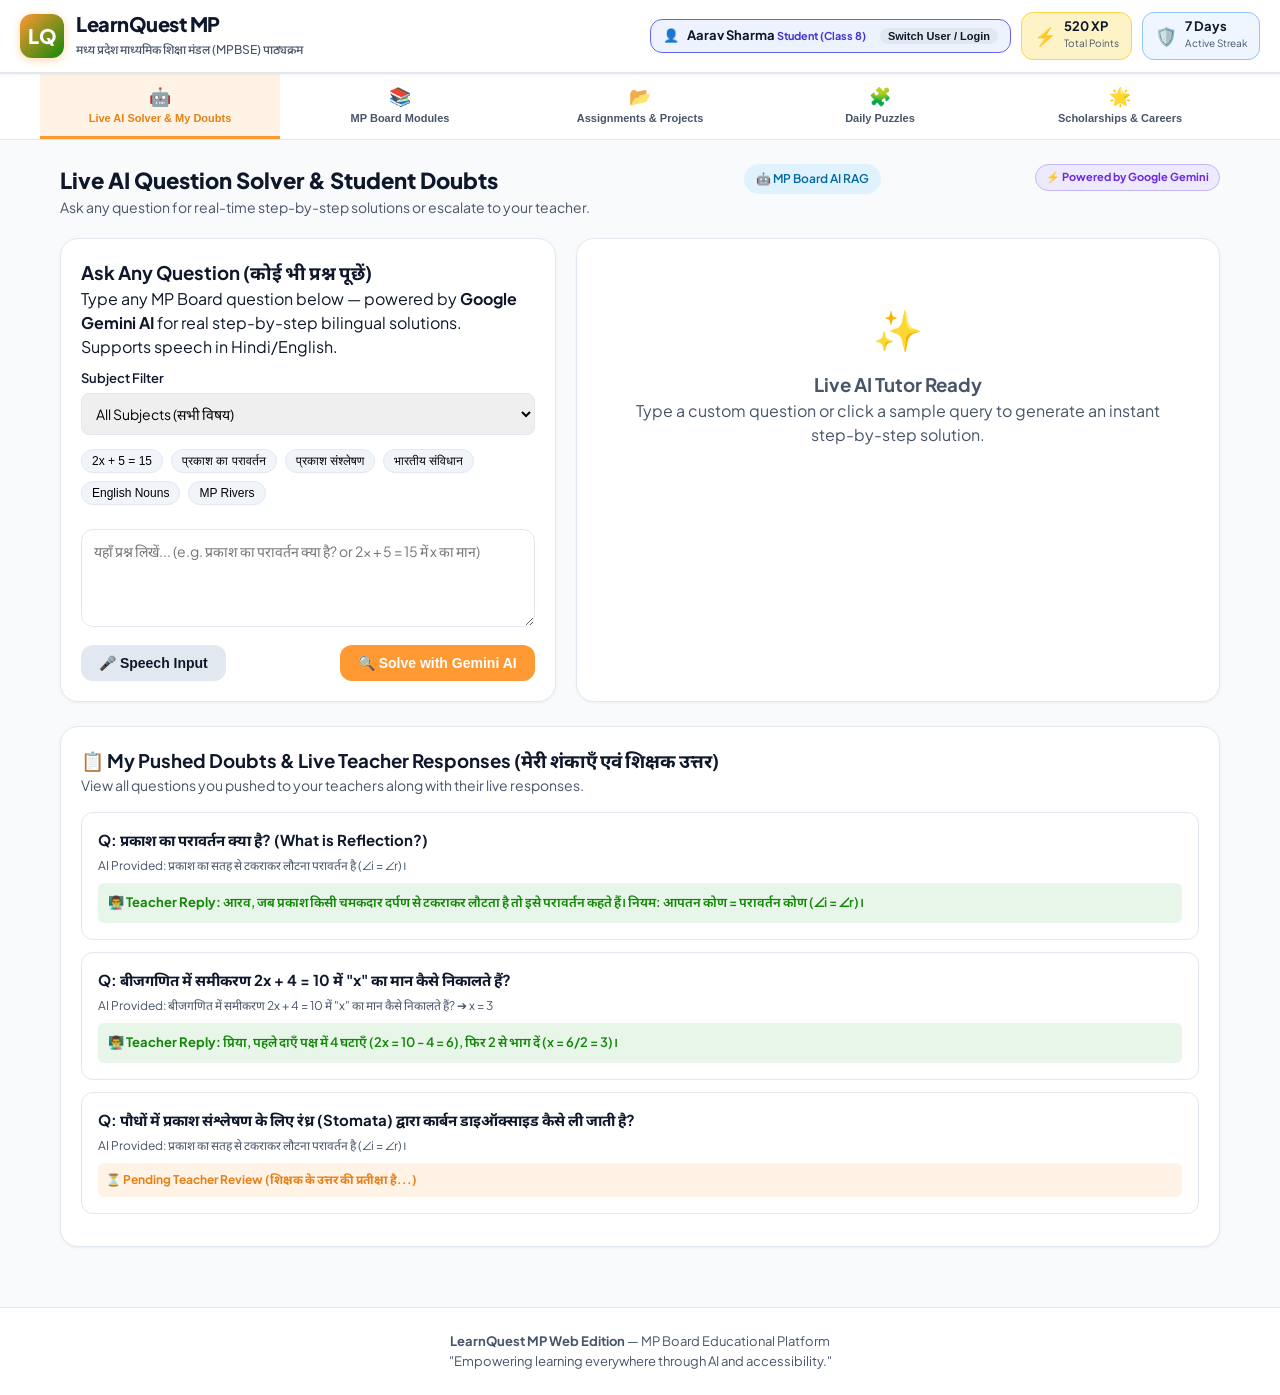
<file: web/index.html>
<!DOCTYPE html>
<html lang="hi">
<head>
    <meta charset="UTF-8">
    <meta name="viewport" content="width=device-width, initial-scale=1.0">
    <title>LearnQuest MP — MP Board Educational Platform</title>
    <link rel="stylesheet" href="styles.css">
    <link rel="preconnect" href="https://fonts.googleapis.com">
    <link rel="preconnect" href="https://fonts.gstatic.com" crossorigin>
    <link href="https://fonts.googleapis.com/css2?family=Plus+Jakarta+Sans:wght@400;500;600;700;800&family=Noto+Sans+Devanagari:wght@400;500;600;700&display=swap" rel="stylesheet">
</head>
<body>
    <!-- Top Status Header -->
    <header class="top-header">
        <div class="header-container">
            <div class="brand-section">
                <div class="logo-icon">LQ</div>
                <div class="brand-text">
                    <h1>LearnQuest MP</h1>
                    <span class="tagline" id="tagline-text">मध्य प्रदेश माध्यमिक शिक्षा मंडल (MPBSE) पाठ्यक्रम</span>
                </div>
            </div>

            <div class="status-widgets">
                <!-- User Login / Role Badge -->
                <div class="status-card auth-card" id="header-auth-badge" style="background: #EEF2FF; border-color: #6366F1;">
                    <span class="badge-icon">👤</span>
                    <div class="badge-text">
                        <strong id="auth-role-name">Aarav Sharma</strong>
                        <small id="auth-role-type" style="color: #4338CA; font-weight: 700;">Student Portal</small>
                    </div>
                    <button class="btn btn-sm btn-secondary" id="open-login-btn" style="margin-left: 6px; padding: 2px 8px; font-size: 11px;">Switch User / Login</button>
                </div>

                <!-- XP Stats (Student Only) -->
                <div class="status-card stat-card xp-card" id="header-xp-widget">
                    <span class="stat-icon">⚡</span>
                    <div class="stat-info">
                        <strong id="header-xp">520 XP</strong>
                        <small id="xp-label">Total Points</small>
                    </div>
                </div>

                <!-- Streak Shield (Student Only) -->
                <div class="status-card stat-card streak-card" id="header-streak-widget">
                    <span class="stat-icon">🛡️</span>
                    <div class="stat-info">
                        <strong id="header-streak">7 Days</strong>
                        <small id="streak-label">Active Streak</small>
                    </div>
                </div>
            </div>
        </div>
    </header>

    <!-- Main Navigation Bar -->
    <nav class="nav-bar">
        <div class="nav-container" id="nav-container-tabs">
            <!-- Navigation Items Rendered Dynamically -->
        </div>
    </nav>

    <!-- Main View Container -->
    <main class="app-main">
        <div class="container">

            <!-- TAB 1: LIVE AI QUESTION SOLVER + MY ESCALATED DOUBTS TRACKER -->
            <section id="tab-ai-solver" class="tab-content active">
                <div class="section-header">
                    <div>
                        <h2>Live AI Question Solver & Student Doubts</h2>
                        <p class="subtitle">Ask any question for real-time step-by-step solutions or escalate to your teacher.</p>
                    </div>
                    <span class="pill pill-rag">🤖 MP Board AI RAG</span>
                    <span class="pill" style="background: #EDE9FE; color: #6D28D9; border: 1px solid #C4B5FD; font-size: 11px; padding: 4px 10px; border-radius: 20px; font-weight: 700;">⚡ Powered by Google Gemini</span>
                </div>

                <div class="ai-solver-layout">
                    <div class="card ai-input-card">
                        <h3>Ask Any Question (कोई भी प्रश्न पूछें)</h3>
                        <p class="small-text">Type any MP Board question below — powered by <strong>Google Gemini AI</strong> for real step-by-step bilingual solutions. Supports speech in Hindi/English.</p>

                        <!-- Subject selector -->
                        <div class="form-group" style="margin-top: 10px;">
                            <label>Subject Filter</label>
                            <select id="ai-subject-select">
                                <option value="All">All Subjects (सभी विषय)</option>
                                <option value="Science">Science (विज्ञान)</option>
                                <option value="Mathematics">Mathematics (गणित)</option>
                                <option value="Social Science">Social Science (सामाजिक विज्ञान)</option>
                                <option value="Hindi">Hindi (हिन्दी)</option>
                                <option value="English">English (अंग्रेज़ी)</option>
                                <option value="EVS">EVS (पर्यावरण)</option>
                                <option value="Sanskrit">Sanskrit (संस्कृत)</option>
                                <option value="Computer Science">Computer Science (कंप्यूटर)</option>
                            </select>
                        </div>

                        <div class="sample-pills" id="sample-query-chips">
                            <button class="sample-btn" data-q="2x + 5 = 15 में x का मान बताइए।">2x + 5 = 15</button>
                            <button class="sample-btn" data-q="प्रकाश के परावर्तन के दो मुख्य नियम क्या हैं?">प्रकाश का परावर्तन</button>
                            <button class="sample-btn" data-q="पौधों में प्रकाश संश्लेषण (Photosynthesis) प्रक्रिया समझाइए।">प्रकाश संश्लेषण</button>
                            <button class="sample-btn" data-q="भारत का संविधान कब लागू हुआ था?">भारतीय संविधान</button>
                            <button class="sample-btn" data-q="What are the main rules of Noun and Pronoun in English?">English Nouns</button>
                            <button class="sample-btn" data-q="मध्य प्रदेश की प्रमुख नदियाँ कौन सी हैं?">MP Rivers</button>
                        </div>

                        <div class="input-group">
                            <textarea id="ai-question-input" placeholder="यहाँ प्रश्न लिखें... (e.g. प्रकाश का परावर्तन क्या है? or 2x + 5 = 15 में x का मान)" rows="4"></textarea>
                        </div>

                        <div class="doubt-controls">
                            <button class="btn btn-secondary" id="ai-voice-btn">
                                🎤 Speech Input
                            </button>
                            <button class="btn btn-primary" id="ai-solve-btn">
                                🔍 Solve with Gemini AI
                            </button>
                        </div>
                    </div>

                    <div class="card ai-output-card" id="ai-output-box">
                        <div class="ai-empty-state" id="ai-empty-state">
                            <div class="ai-icon">✨</div>
                            <h3>Live AI Tutor Ready</h3>
                            <p>Type a custom question or click a sample query to generate an instant step-by-step solution.</p>
                        </div>

                        <div id="ai-solution-content" class="hidden">
                            <div class="solution-header">
                                <span class="pill pill-rag" id="ai-source-tag">MP Board Grounded</span>
                                <span class="status-badge-inline resolved" id="ai-mode-tag">AI RAG Solution</span>
                            </div>
                            <h3 id="solution-title" class="solution-q">---</h3>
                            <div class="solution-body" id="solution-steps">
                                <!-- Steps rendered here -->
                            </div>
                            
                            <div class="solution-footer" style="display: flex; justify-content: space-between; align-items: center; flex-wrap: wrap; gap: 10px;">
                                <div style="display: flex; gap: 8px;">
                                    <button class="btn btn-secondary" id="ai-tts-btn">🔊 Listen Audio (TTS)</button>
                                </div>
                                <button class="btn btn-secondary escalate-ai-btn" id="ai-escalate-btn" style="color: var(--weak-red); border-color: var(--weak-red); font-weight: 700;">
                                    ❓ Still Confused? Push to Teacher ➔
                                </button>
                            </div>
                            <div id="escalation-status-msg" style="margin-top: 10px; text-align: right; font-size: 13px; font-weight: 700; color: var(--forest-green);" class="hidden">
                                ✓ Pushed to Teacher Portal! Track reply in the section below.
                            </div>
                        </div>
                    </div>
                </div>

                <!-- STUDENT DOUBTS TRACKER SECTION -->
                <div class="card student-doubts-tracker-card" style="margin-top: 24px;">
                    <h3>📋 My Pushed Doubts & Live Teacher Responses (मेरी शंकाएँ एवं शिक्षक उत्तर)</h3>
                    <p class="subtitle" style="margin-bottom: 16px;">View all questions you pushed to your teachers along with their live responses.</p>
                    
                    <div id="student-pushed-doubts-list">
                        <!-- Dynamic Student Doubts & Answers -->
                    </div>
                </div>
            </section>

            <!-- TAB 2: MP BOARD CURRICULUM MODULES (WITH TIMESTAMPS) -->
            <section id="tab-home" class="tab-content">
                <div class="section-header">
                    <div>
                        <h2>MP Board Curriculum Modules (माध्यमिक शिक्षा मंडल)</h2>
                        <p class="subtitle">Select Grade (Class 6 - 10) and Subject to fetch official MP Board study materials with timestamp tracking.</p>
                    </div>

                    <!-- Grade & Subject Selectors -->
                    <div style="display: flex; gap: 12px; flex-wrap: wrap; align-items: center;">
                        <div class="form-group" style="margin: 0; min-width: 140px;">
                            <label style="font-size: 11px; margin-bottom: 2px;">Class / Grade</label>
                            <select id="module-grade-select" style="padding: 6px 10px;">
                                <option value="Class 6">Class 6 (कक्षा 6)</option>
                                <option value="Class 7">Class 7 (कक्षा 7)</option>
                                <option value="Class 8" selected>Class 8 (कक्षा 8)</option>
                                <option value="Class 9">Class 9 (कक्षा 9)</option>
                                <option value="Class 10">Class 10 (कक्षा 10)</option>
                            </select>
                        </div>
                        <div class="form-group" style="margin: 0; min-width: 150px;">
                            <label style="font-size: 11px; margin-bottom: 2px;">Subject Filter</label>
                            <select id="module-subject-select" style="padding: 6px 10px;">
                                <option value="All">All Subjects (सभी विषय)</option>
                                <option value="Science">Science (विज्ञान)</option>
                                <option value="Mathematics">Mathematics (गणित)</option>
                                <option value="Social Science">Social Science (सामाजिक विज्ञान)</option>
                                <option value="Hindi">Hindi (हिन्दी)</option>
                                <option value="English">English (अंग्रेज़ी)</option>
                                <option value="EVS">EVS (पर्यावरण)</option>
                                <option value="Sanskrit">Sanskrit (संस्कृत)</option>
                                <option value="Computer Science">Computer Science (कंप्यूटर)</option>
                            </select>
                        </div>
                    </div>
                </div>

                <div class="grid grid-3" id="levels-grid">
                    <!-- Dynamic Level Cards -->
                </div>

                <!-- Lesson Viewer Modal -->
                <div id="lesson-modal" class="modal hidden">
                    <div class="modal-content">
                        <button class="close-modal" id="close-modal">&times;</button>
                        <div id="lesson-modal-body">
                            <!-- Dynamic Content -->
                        </div>
                    </div>
                </div>
            </section>

            <!-- TAB 3: STUDENT ASSIGNMENTS & PROJECTS SECTION -->
            <section id="tab-assignments" class="tab-content">
                <div class="section-header">
                    <div>
                        <h2>Class Assignments & Projects (गृहकार्य एवं प्रोजेक्ट)</h2>
                        <p class="subtitle">Complete quizzes, answer open questions, or work on hands-on science/math projects assigned by your teachers.</p>
                    </div>

                    <!-- Grade & Subject Selectors for Assignments -->
                    <div style="display: flex; gap: 12px; flex-wrap: wrap; align-items: center;">
                        <div class="form-group" style="margin: 0; min-width: 140px;">
                            <label style="font-size: 11px; margin-bottom: 2px;">Class / Grade</label>
                            <select id="assign-grade-select" style="padding: 6px 10px;">
                                <option value="Class 6">Class 6 (कक्षा 6)</option>
                                <option value="Class 7">Class 7 (कक्षा 7)</option>
                                <option value="Class 8" selected>Class 8 (कक्षा 8)</option>
                                <option value="Class 9">Class 9 (कक्षा 9)</option>
                                <option value="Class 10">Class 10 (कक्षा 10)</option>
                            </select>
                        </div>
                        <div class="form-group" style="margin: 0; min-width: 150px;">
                            <label style="font-size: 11px; margin-bottom: 2px;">Subject Filter</label>
                            <select id="assign-subject-select" style="padding: 6px 10px;">
                                <option value="All">All Subjects (सभी विषय)</option>
                                <option value="Science">Science (विज्ञान)</option>
                                <option value="Mathematics">Mathematics (गणित)</option>
                                <option value="Social Science">Social Science (सामाजिक विज्ञान)</option>
                                <option value="Hindi">Hindi (हिन्दी)</option>
                                <option value="English">English (अंग्रेज़ी)</option>
                            </select>
                        </div>
                    </div>
                </div>

                <div id="student-assignments-list">
                    <!-- Dynamic Assignments Rendered Here -->
                </div>
            </section>

            <!-- TAB 4: RANDOM GENERATED PUZZLES / BRAIN TEASERS -->
            <section id="tab-puzzle" class="tab-content">
                <div class="section-header">
                    <div>
                        <h2>🎲 Random Generated Puzzles & Brain Teasers</h2>
                        <p class="subtitle">Solve randomly generated mini-puzzles across science, logic, and math to earn XP and protect your streak!</p>
                    </div>
                    <button class="btn btn-primary btn-sm" id="generate-new-puzzle-btn">🔀 Generate Random Puzzle</button>
                </div>

                <div class="card puzzle-card">
                    <div class="puzzle-header">
                        <span class="pill pill-streak">🛡️ Daily Streak Active</span>
                        <span class="puzzle-date" id="puzzle-subject-tag">Random Challenge — Science & Math</span>
                    </div>
                    <h3 class="puzzle-question" id="puzzle-q-title">यदि एक पौधा 24 घंटे में 100ml जल अवशोषित करता है, तो 5 पौधों को 3 दिन में कितना जल चाहिए?</h3>
                    <div class="puzzle-options" id="puzzle-options">
                        <!-- Dynamic Puzzle Options -->
                    </div>
                    <div id="puzzle-feedback" class="puzzle-feedback hidden"></div>
                </div>
            </section>

            <!-- TAB 5: TEACHER PORTAL & STUDIO -->
            <section id="tab-teacher" class="tab-content">
                <div class="section-header">
                    <div>
                        <h2>Teacher & Mentor Management Dashboard</h2>
                        <p class="subtitle">Monitor student progress, review doubt escalations, publish assignments/projects, and use Teacher AI Assistant to auto-generate modules.</p>
                    </div>
                    <span class="pill pill-teacher">👨‍🏫 Verified MP Teacher Portal</span>
                </div>

                <!-- Teacher Creation Studio Navigation Tabs -->
                <div class="sub-tabs" style="margin-bottom: 20px; flex-wrap: wrap;">
                    <button class="sub-tab-btn active" id="btn-t-inbox">📥 Student Doubts Inbox</button>
                    <button class="sub-tab-btn" id="btn-t-analytics">📊 Student Performance Analytics</button>
                    <button class="sub-tab-btn" id="btn-t-grading">📝 Grade Student Assignments</button>
                    <button class="sub-tab-btn" id="btn-t-teacher-ai">🤖 Teacher AI Helper (Auto Notes)</button>
                    <button class="sub-tab-btn" id="btn-t-create-module">🛠️ Create Study Module</button>
                    <button class="sub-tab-btn" id="btn-t-create-assignment">📂 Publish Assignment / Quiz</button>
                    <button class="sub-tab-btn" id="btn-t-manage-assignments">🗑️ Manage & Delete Assignments</button>
                    <button class="sub-tab-btn" id="btn-t-manage-modules">🗑️ Manage & Delete Modules</button>
                </div>

                <!-- SECTION 1: INBOX -->
                <div id="teacher-sec-inbox">
                    <div class="teacher-stats-row grid grid-4">
                        <div class="card stat-widget">
                            <strong id="teacher-enrolled-students-count">28</strong>
                            <span>Total Enrolled Students</span>
                            <small style="color: var(--text-secondary); font-size: 11px;">Active across Class 6-10</small>
                        </div>
                        <div class="card stat-widget alert-widget">
                            <strong id="escalated-count-stat">1</strong>
                            <span>Pending Escalated Doubts</span>
                            <small style="color: var(--weak-red); font-size: 11px;">Requires Teacher Action</small>
                        </div>
                        <div class="card stat-widget">
                            <strong id="resolved-doubts-stat">2</strong>
                            <span>Resolved Inquiries</span>
                            <small style="color: var(--forest-green); font-size: 11px;">Teacher Responses Sent</small>
                        </div>
                        <div class="card stat-widget">
                            <strong id="class-avg-mastery-stat">84%</strong>
                            <span>Class Average Mastery</span>
                            <small style="color: var(--forest-green); font-size: 11px;">Based on Quizzes & Tasks</small>
                        </div>
                    </div>

                    <div class="card teacher-inbox-card">
                        <div style="display: flex; justify-content: space-between; align-items: center; flex-wrap: wrap; gap: 12px; margin-bottom: 16px;">
                            <div>
                                <h3 style="margin-bottom: 4px;">📥 Escalated Student Doubts Inbox</h3>
                                <p class="subtitle">Review student questions escalated from the AI Solver and provide verified teacher guidance.</p>
                            </div>
                            <div class="inbox-filter-pills" style="display: flex; gap: 8px; flex-wrap: wrap;">
                                <button class="filter-pill active" id="inbox-filter-all-btn">All Inquiries (<span id="inbox-count-all">0</span>)</button>
                                <button class="filter-pill" id="inbox-filter-pending-btn">⏳ Pending Review (<span id="inbox-count-pending">0</span>)</button>
                                <button class="filter-pill" id="inbox-filter-resolved-btn">✓ Resolved (<span id="inbox-count-resolved">0</span>)</button>
                            </div>
                        </div>

                        <div style="display: flex; gap: 12px; margin-bottom: 16px; flex-wrap: wrap;">
                            <input type="text" id="inbox-search-input" placeholder="🔍 Search doubts by student name or topic..." style="flex: 1; min-width: 220px; padding: 8px 12px; border: 1px solid var(--border-color); border-radius: var(--radius-sm); font-size: 13px;">
                            <select id="inbox-grade-filter" style="padding: 8px 12px; border: 1px solid var(--border-color); border-radius: var(--radius-sm); font-size: 13px; min-width: 140px;">
                                <option value="All">All Grades (कक्षा)</option>
                                <option value="Class 6">Class 6</option>
                                <option value="Class 7">Class 7</option>
                                <option value="Class 8">Class 8</option>
                                <option value="Class 9">Class 9</option>
                                <option value="Class 10">Class 10</option>
                            </select>
                        </div>

                        <div id="teacher-doubt-items">
                            <!-- Dynamic Escalated Doubts -->
                        </div>
                    </div>
                </div>

                <!-- SECTION 2: DETAILED STUDENT PERFORMANCE ANALYTICS -->
                <div id="teacher-sec-analytics" class="hidden">
                    <!-- KPI Row -->
                    <div class="teacher-stats-row grid grid-4" style="margin-bottom: 20px;">
                        <div class="card stat-widget">
                            <strong id="analytics-class-avg-score">78.4%</strong>
                            <span>Class Average Quiz Score</span>
                            <small style="color: var(--forest-green); font-size: 11px;">▲ +4.2% this week</small>
                        </div>
                        <div class="card stat-widget">
                            <strong id="analytics-total-quizzes">142</strong>
                            <span>Total Quizzes Attempted</span>
                            <small style="color: var(--text-secondary); font-size: 11px;">Across 28 active students</small>
                        </div>
                        <div class="card stat-widget">
                            <strong id="analytics-assignments-graded-rate">88%</strong>
                            <span>Assignment Submission Rate</span>
                            <small style="color: var(--forest-green); font-size: 11px;">High participation</small>
                        </div>
                        <div class="card stat-widget alert-widget">
                            <strong id="analytics-at-risk-count">3</strong>
                            <span>Students Needing Support</span>
                            <small style="color: var(--weak-red); font-size: 11px;">Score &lt; 60% in Math/Science</small>
                        </div>
                    </div>

                    <!-- Filter Bar for Analytics -->
                    <div class="card" style="margin-bottom: 20px; padding: 14px 20px;">
                        <div style="display: flex; justify-content: space-between; align-items: center; flex-wrap: wrap; gap: 12px;">
                            <div style="font-weight: 700; font-size: 14px; color: var(--text-primary);">
                                🎯 Filter Analytics by Class & Subject:
                            </div>
                            <div style="display: flex; gap: 12px; flex-wrap: wrap;">
                                <select id="analytics-grade-filter" style="padding: 6px 12px; border: 1px solid var(--border-color); border-radius: var(--radius-sm); font-size: 13px;">
                                    <option value="All">All Grades (कक्षा 6 - 10)</option>
                                    <option value="Class 6">Class 6 (कक्षा 6)</option>
                                    <option value="Class 7">Class 7 (कक्षा 7)</option>
                                    <option value="Class 8" selected>Class 8 (कक्षा 8)</option>
                                    <option value="Class 9">Class 9 (कक्षा 9)</option>
                                    <option value="Class 10">Class 10 (कक्षा 10)</option>
                                </select>
                                <select id="analytics-subject-filter" style="padding: 6px 12px; border: 1px solid var(--border-color); border-radius: var(--radius-sm); font-size: 13px;">
                                    <option value="All">All Subjects (सभी विषय)</option>
                                    <option value="Science">Science (विज्ञान)</option>
                                    <option value="Mathematics">Mathematics (गणित)</option>
                                    <option value="Social Science">Social Science (सामाजिक विज्ञान)</option>
                                    <option value="Hindi">Hindi (हिन्दी)</option>
                                    <option value="English">English (अंग्रेज़ी)</option>
                                </select>
                            </div>
                        </div>
                    </div>

                    <!-- 2A: STUDENT ROSTER PERFORMANCE TABLE -->
                    <div class="card" style="margin-bottom: 20px;">
                        <div style="display: flex; justify-content: space-between; align-items: center; margin-bottom: 14px; flex-wrap: wrap; gap: 8px;">
                            <div>
                                <h3 style="margin-bottom: 2px;">📋 Enrolled Students Performance Roster</h3>
                                <p class="subtitle">Individual performance metrics, quiz averages, assignment scores, and mastery diagnosis.</p>
                            </div>
                            <input type="text" id="roster-search-input" placeholder="🔍 Search student name..." style="padding: 6px 12px; border: 1px solid var(--border-color); border-radius: var(--radius-sm); font-size: 13px;">
                        </div>
                        <div style="overflow-x: auto;">
                            <table class="roster-table" style="width: 100%; border-collapse: collapse; font-size: 13px;">
                                <thead>
                                    <tr style="background: #F8FAFC; border-bottom: 2px solid var(--border-color); text-align: left;">
                                        <th style="padding: 10px 14px;">Student Name</th>
                                        <th style="padding: 10px 14px;">Class</th>
                                        <th style="padding: 10px 14px;">School / District</th>
                                        <th style="padding: 10px 14px;">Quizzes Taken</th>
                                        <th style="padding: 10px 14px;">Quiz Avg %</th>
                                        <th style="padding: 10px 14px;">Assignments</th>
                                        <th style="padding: 10px 14px;">Mastery Status</th>
                                        <th style="padding: 10px 14px; text-align: center;">Action</th>
                                    </tr>
                                </thead>
                                <tbody id="teacher-analytics-roster-container">
                                    <!-- Dynamic Student Rows -->
                                </tbody>
                            </table>
                        </div>
                    </div>

                    <!-- 2B: SUBJECT-WISE MASTERY & LEARNING GAPS -->
                    <div class="grid grid-2" style="margin-bottom: 20px;">
                        <div class="card">
                            <h3 style="margin-bottom: 4px;">📈 Subject Mastery Distribution</h3>
                            <p class="subtitle" style="margin-bottom: 16px;">Curriculum mastery progress across MP Board core subjects.</p>
                            <div id="analytics-subject-bars" style="display: flex; flex-direction: column; gap: 14px;">
                                <!-- Dynamic Subject Progress Bars -->
                            </div>
                        </div>

                        <div class="card" style="border-left: 4px solid var(--primary-saffron);">
                            <h3 style="margin-bottom: 4px;">⚠️ Concept Learning Gaps & Remediation</h3>
                            <p class="subtitle" style="margin-bottom: 14px;">Topics with student error rate &gt; 35% requiring classroom reinforcement.</p>
                            <div id="analytics-weak-topics-list" style="display: flex; flex-direction: column; gap: 10px;">
                                <!-- Dynamic Learning Gap Items -->
                            </div>
                        </div>
                    </div>

                    <!-- 2C: QUESTION RESPONSES & OPTION BREAKDOWN -->
                    <div class="card">
                        <div style="display: flex; justify-content: space-between; align-items: center; margin-bottom: 12px; flex-wrap: wrap; gap: 8px;">
                            <div>
                                <h3 style="margin-bottom: 2px;">📊 Question Responses & Option Breakdown %</h3>
                                <p class="subtitle">Diagnostic breakdown of student answer choices, correctness rates, and distractor selections.</p>
                            </div>
                            <span class="pill pill-teacher" style="font-size: 11px;">⚡ Live Updated from Student Quizzes</span>
                        </div>
                        <div id="teacher-analytics-breakdown-container">
                            <!-- Dynamic Analytics Breakdown -->
                        </div>
                    </div>
                </div>

                <!-- SECTION 3: TEACHER GRADING SYSTEM FOR ASSIGNMENTS -->
                <div id="teacher-sec-grading" class="hidden">
                    <!-- Grading KPI Stat Row -->
                    <div class="teacher-stats-row grid grid-4" style="margin-bottom: 20px;">
                        <div class="card stat-widget">
                            <strong id="grading-stat-total">3</strong>
                            <span>Total Submissions Received</span>
                            <small style="color: var(--text-secondary); font-size: 11px;">Homework &amp; Projects</small>
                        </div>
                        <div class="card stat-widget alert-widget">
                            <strong id="grading-stat-pending">2</strong>
                            <span>Awaiting Teacher Grading</span>
                            <small style="color: var(--weak-red); font-size: 11px;">Needs Evaluation</small>
                        </div>
                        <div class="card stat-widget">
                            <strong id="grading-stat-graded">1</strong>
                            <span>Evaluated &amp; Graded</span>
                            <small style="color: var(--forest-green); font-size: 11px;">Feedback sent to students</small>
                        </div>
                        <div class="card stat-widget">
                            <strong id="grading-stat-avg-score">8.5 / 10</strong>
                            <span>Average Score Awarded</span>
                            <small style="color: var(--forest-green); font-size: 11px;">Grade A Level</small>
                        </div>
                    </div>

                    <!-- Grading Filter & Control Card -->
                    <div class="card" style="margin-bottom: 20px; padding: 14px 20px;">
                        <div style="display: flex; justify-content: space-between; align-items: center; flex-wrap: wrap; gap: 12px;">
                            <div style="font-weight: 700; font-size: 14px; color: var(--text-primary);">
                                📝 Filter Submissions to Evaluate:
                            </div>
                            <div style="display: flex; gap: 10px; flex-wrap: wrap; align-items: center;">
                                <select id="grading-assignment-filter" style="padding: 6px 12px; border: 1px solid var(--border-color); border-radius: var(--radius-sm); font-size: 13px; max-width: 250px;">
                                    <option value="All">All Assignments &amp; Projects</option>
                                    <!-- Dynamic options populated from assignments -->
                                </select>
                                <select id="grading-status-filter" style="padding: 6px 12px; border: 1px solid var(--border-color); border-radius: var(--radius-sm); font-size: 13px;">
                                    <option value="All">All Statuses</option>
                                    <option value="PENDING" selected>⏳ Awaiting Grading (Pending)</option>
                                    <option value="GRADED">✓ Already Graded</option>
                                </select>
                                <select id="grading-class-filter" style="padding: 6px 12px; border: 1px solid var(--border-color); border-radius: var(--radius-sm); font-size: 13px;">
                                    <option value="All">All Classes</option>
                                    <option value="Class 6">Class 6</option>
                                    <option value="Class 7">Class 7</option>
                                    <option value="Class 8" selected>Class 8</option>
                                    <option value="Class 9">Class 9</option>
                                    <option value="Class 10">Class 10</option>
                                </select>
                            </div>
                        </div>
                    </div>

                    <!-- Submissions List for Grading -->
                    <div class="card">
                        <div style="display: flex; justify-content: space-between; align-items: center; margin-bottom: 16px; flex-wrap: wrap; gap: 8px;">
                            <div>
                                <h3 style="margin-bottom: 4px;">📋 Student Submissions &amp; Evaluation Desk</h3>
                                <p class="subtitle">Review student answers and project reports, assign marks and letter grades, and give personal feedback.</p>
                            </div>
                            <button type="button" class="btn btn-secondary btn-sm" id="grading-refresh-btn">🔄 Refresh Submissions</button>
                        </div>
                        <div id="teacher-grading-submissions-list">
                            <!-- Dynamic Submission Evaluation Cards -->
                        </div>
                    </div>
                </div>

                <!-- SECTION 3: TEACHER AI ASSISTANT & AUTO-MODULE GENERATOR -->
                <div id="teacher-sec-teacher-ai" class="hidden">
                    <div class="card">
                        <h3>🤖 Teacher AI Helper & Auto-Module Generator</h3>
                        <p class="subtitle" style="margin-bottom: 16px;">Enter any topic to let AI draft proper MP Board lesson notes that you can publish directly as a student module!</p>

                        <div class="grid grid-2">
                            <div class="form-group">
                                <label>Target Class / Grade</label>
                                <select id="tai-grade">
                                    <option value="Class 6">Class 6 (कक्षा 6)</option>
                                    <option value="Class 7">Class 7 (कक्षा 7)</option>
                                    <option value="Class 8" selected>Class 8 (कक्षा 8)</option>
                                    <option value="Class 9">Class 9 (कक्षा 9)</option>
                                    <option value="Class 10">Class 10 (कक्षा 10)</option>
                                </select>
                            </div>
                            <div class="form-group">
                                <label>Subject</label>
                                <select id="tai-subject">
                                    <option value="Science">Science (विज्ञान)</option>
                                    <option value="Mathematics">Mathematics (गणित)</option>
                                    <option value="Social Science">Social Science (सामाजिक विज्ञान)</option>
                                    <option value="Hindi">Hindi (हिन्दी)</option>
                                    <option value="English">English (अंग्रेज़ी)</option>
                                </select>
                            </div>
                        </div>

                        <div class="form-group">
                            <label>Topic / Chapter Prompt</label>
                            <input type="text" id="tai-prompt-input" placeholder="e.g. प्रकाश का अपवर्तन (Refraction of Light) or द्विघात समीकरण (Quadratic Equations)">
                        </div>

                        <button type="button" class="btn btn-primary" id="tai-generate-btn" style="margin-bottom: 20px;">✨ Generate with Gemini AI — Create Full MP Board Notes</button>

                        <div id="tai-generated-preview" class="card hidden" style="background: #FFF3E6; border: 1px solid var(--primary-saffron); padding: 16px;">
                            <h4 id="tai-preview-title" style="margin-bottom: 8px; color: var(--primary-saffron-dark);">Generated Preview</h4>
                            <div id="tai-preview-body" style="font-size: 14px; margin-bottom: 16px; white-space: pre-wrap;">
                                <!-- Preview Text -->
                            </div>
                            <button type="button" class="btn btn-success btn-block" id="tai-publish-btn">🚀 One-Click Publish as Student Module</button>
                        </div>
                    </div>
                </div>

                <!-- SECTION 4: CREATE STUDY MODULE / NOTES MANUALLY -->
                <div id="teacher-sec-create-module" class="hidden">
                    <div class="card">
                        <h3>🛠️ Create New MP Board Study Module / Notes</h3>
                        <p class="subtitle" style="margin-bottom: 16px;">Publish custom study notes & chapters directly to student dashboards.</p>

                        <form id="create-module-form">
                            <div class="grid grid-2">
                                <div class="form-group">
                                    <label>Target Class / Grade</label>
                                    <select id="tm-grade">
                                        <option value="Class 6">Class 6 (कक्षा 6)</option>
                                        <option value="Class 7">Class 7 (कक्षा 7)</option>
                                        <option value="Class 8" selected>Class 8 (कक्षा 8)</option>
                                        <option value="Class 9">Class 9 (कक्षा 9)</option>
                                        <option value="Class 10">Class 10 (कक्षा 10)</option>
                                    </select>
                                </div>
                                <div class="form-group">
                                    <label>Subject</label>
                                    <select id="tm-subject">
                                        <option value="Science">Science (विज्ञान)</option>
                                        <option value="Mathematics">Mathematics (गणित)</option>
                                        <option value="Social Science">Social Science (सामाजिक विज्ञान)</option>
                                        <option value="Hindi">Hindi (हिन्दी)</option>
                                        <option value="English">English (अंग्रेज़ी)</option>
                                        <option value="EVS">EVS (पर्यावरण)</option>
                                        <option value="Sanskrit">Sanskrit (संस्कृत)</option>
                                        <option value="Computer Science">Computer Science (कंप्यूटर)</option>
                                    </select>
                                </div>
                            </div>

                            <div class="form-group">
                                <label>Module Title (Hindi)</label>
                                <input type="text" id="tm-title-hi" required placeholder="e.g. कक्षा 8 विज्ञान: धातु एवं अधातु (Teacher Special)">
                            </div>
                            <div class="form-group">
                                <label>Module Title (English)</label>
                                <input type="text" id="tm-title-en" required placeholder="e.g. Class 8 Science: Metals and Non-Metals">
                            </div>

                            <div class="form-group">
                                <label>Chapter 1 Title</label>
                                <input type="text" id="tm-ch1-title" required placeholder="e.g. 1. धातुओं के भौतिक गुण">
                            </div>
                            <div class="form-group">
                                <label>Chapter 1 Content / Notes</label>
                                <textarea id="tm-ch1-content" rows="4" required placeholder="Type chapter explanations, formulas, or key MP Board concepts here..."></textarea>
                            </div>

                            <button type="submit" class="btn btn-primary btn-block" id="publish-module-btn">🚀 Publish Module to Students</button>
                        </form>
                    </div>
                </div>

                <!-- SECTION 5: CREATE & PUBLISH ASSIGNMENT STUDIO -->
                <div id="teacher-sec-create-assignment" class="hidden">
                    <div class="card">
                        <h3>📂 Create & Publish Student Assignment / Quiz / Project</h3>
                        <p class="subtitle" style="margin-bottom: 16px;">Publish homework, quizzes, open-ended questions, or hands-on projects to selected classes.</p>

                        <form id="create-assignment-form">
                            <div class="grid grid-2">
                                <div class="form-group">
                                    <label>Target Class / Grade</label>
                                    <select id="ta-grade">
                                        <option value="Class 6">Class 6 (कक्षा 6)</option>
                                        <option value="Class 7">Class 7 (कक्षा 7)</option>
                                        <option value="Class 8" selected>Class 8 (कक्षा 8)</option>
                                        <option value="Class 9">Class 9 (कक्षा 9)</option>
                                        <option value="Class 10">Class 10 (कक्षा 10)</option>
                                    </select>
                                </div>
                                <div class="form-group">
                                    <label>Subject</label>
                                    <select id="ta-subject">
                                        <option value="Science">Science (विज्ञान)</option>
                                        <option value="Mathematics">Mathematics (गणित)</option>
                                        <option value="Social Science">Social Science (सामाजिक विज्ञान)</option>
                                        <option value="Hindi">Hindi (हिन्दी)</option>
                                        <option value="English">English (अंग्रेज़ी)</option>
                                    </select>
                                </div>
                            </div>

                            <div class="grid grid-2">
                                <div class="form-group">
                                    <label>Assignment Format / Category</label>
                                    <select id="ta-type">
                                        <option value="Quiz Assignment">Homework Practice Quiz (क्विज़ गृहकार्य)</option>
                                        <option value="Open Question">Open Written Question (लिखित प्रश्न)</option>
                                        <option value="Hands-on Project">Hands-on Science/Math Project (प्रोजेक्ट कार्य)</option>
                                    </select>
                                </div>
                                <div class="form-group">
                                    <label>Due Date</label>
                                    <input type="date" id="ta-duedate" required value="2026-10-05">
                                </div>
                            </div>

                            <div class="form-group">
                                <label>Assignment Title</label>
                                <input type="text" id="ta-title" required placeholder="e.g. परावर्तन के नियमों का मॉडल एवं प्रयोग रिपोर्ट (Project)">
                            </div>

                            <div class="form-group">
                                <label>Instructions & Description</label>
                                <textarea id="ta-instructions" rows="4" required placeholder="Detail instructions, steps to perform project, or questions to solve..."></textarea>
                            </div>

                            <button type="submit" class="btn btn-primary btn-block" id="publish-assignment-btn">🚀 Publish Assignment to Students</button>
                        </form>
                    </div>
                </div>

                <!-- SECTION 6: MANAGE & DELETE ASSIGNMENTS -->
                <div id="teacher-sec-manage-assignments" class="hidden">
                    <div class="card">
                        <h3>🗑️ Manage & Remove Published Assignments / Projects</h3>
                        <p class="subtitle" style="margin-bottom: 16px;">Delete active assignments or projects so student task lists stay up to date.</p>

                        <div id="teacher-manage-assignments-list">
                            <!-- Dynamic Active Assignments for Deletion -->
                        </div>
                    </div>
                </div>

                <!-- SECTION 6: MANAGE & DELETE MODULES -->
                <div id="teacher-sec-manage-modules" class="hidden">
                    <div class="card">
                        <h3>🗑️ Manage & Remove Active MP Board Modules</h3>
                        <p class="subtitle" style="margin-bottom: 16px;">Delete unwanted or outdated modules so student dashboards stay clean and unstacked.</p>

                        <div id="teacher-manage-modules-list">
                            <!-- Dynamic Active Modules for Deletion -->
                        </div>
                    </div>
                </div>
            </section>

            <!-- TAB 6: SCHOLARSHIPS & CAREERS -->
            <section id="tab-opportunities" class="tab-content">
                <div class="section-header">
                    <div>
                        <h2>Verified Scholarships & Career Pathways</h2>
                        <p class="subtitle">Curated database of MP Government welfare schemes, national scholarships, and vocational careers.</p>
                    </div>
                    <div class="sub-tabs">
                        <button class="sub-tab-btn active" id="btn-show-scholarships">Verified Scholarships</button>
                        <button class="sub-tab-btn" id="btn-show-careers">Career Pathways</button>
                    </div>
                </div>

                <!-- Scholarships Section -->
                <div id="section-scholarships">
                    <div class="grid grid-2" id="scholarships-grid">
                        <!-- Scholarships -->
                    </div>
                </div>

                <!-- Careers Section -->
                <div id="section-careers" class="hidden">
                    <div class="grid grid-2" id="careers-grid">
                        <!-- Careers -->
                    </div>
                </div>
            </section>

        </div>
    </main>

    <!-- AUTHENTICATION & LOGIN / REGISTER MODAL WITH PASSWORD -->
    <div id="login-modal" class="modal hidden">
        <div class="modal-content" style="max-width: 450px;">
            <button class="close-modal" id="close-login-modal">&times;</button>
            <h2 style="text-align: center; margin-bottom: 4px;">LearnQuest Portal Login</h2>
            <p style="text-align: center; font-size: 13px; color: var(--text-secondary); margin-bottom: 20px;">Separate portals for Students and Verified Teachers</p>

            <div class="sub-tabs" style="justify-content: center; margin-bottom: 20px;">
                <button class="sub-tab-btn active" id="login-tab-student">Student Account</button>
                <button class="sub-tab-btn" id="login-tab-teacher">Teacher Portal</button>
            </div>

            <!-- STUDENT LOGIN / REGISTER FORM WITH PASSWORD -->
            <form id="student-auth-form">
                <div class="form-group">
                    <label>Student Username</label>
                    <input type="text" id="student-name-input" required placeholder="e.g. Ramesh Kumar or aarav8" value="aarav">
                </div>
                <div class="form-group">
                    <label>Password</label>
                    <input type="password" id="student-pass-input" required placeholder="Enter or create password" value="student123">
                </div>
                <div class="form-group">
                    <label>Grade / Class</label>
                    <select id="student-grade-select">
                        <option value="Class 6">Class 6</option>
                        <option value="Class 7">Class 7</option>
                        <option value="Class 8" selected>Class 8</option>
                        <option value="Class 9">Class 9</option>
                        <option value="Class 10">Class 10</option>
                    </select>
                </div>
                <div class="form-group">
                    <label>School Name / District (MP)</label>
                    <input type="text" id="student-school-input" placeholder="e.g. Govt Excellence School, Bhopal" value="Govt Middle School, Sehore">
                </div>
                <button type="submit" class="btn btn-primary btn-block" style="margin-top: 10px;">Login / Register Student Account</button>
            </form>

            <!-- TEACHER VERIFIED LOGIN FORM -->
            <form id="teacher-auth-form" class="hidden">
                <div class="form-group">
                    <label>MP Education Teacher ID</label>
                    <input type="text" id="teacher-id-input" required placeholder="e.g. MP-TEACHER-101" value="MP-TEACHER-101">
                    <small style="color: var(--text-secondary); display: block; margin-top: 2px;">Verified IDs: MP-TEACHER-101, MP-TEACHER-102, MP-TEACHER-103</small>
                </div>
                <div class="form-group">
                    <label>Password</label>
                    <input type="password" id="teacher-pass-input" required placeholder="Enter password" value="teacher123">
                    <small style="color: var(--text-secondary); display: block; margin-top: 2px;">Demo Password: teacher123</small>
                </div>
                <button type="submit" class="btn btn-primary btn-block" style="margin-top: 10px;">Authenticate & Open Teacher Portal</button>
            </form>
        </div>
    </div>

    <!-- STUDENT ASSIGNMENT SUBMISSION MODAL -->
    <div id="submit-assignment-modal" class="modal hidden">
        <div class="modal-content" style="max-width: 580px;">
            <button class="close-modal" id="close-submit-modal">&times;</button>
            <h3 style="margin-bottom: 4px;" id="modal-submit-title">Submit Assignment / Project</h3>
            <p class="subtitle" id="modal-submit-subtitle" style="margin-bottom: 16px;">Provide your solution, written steps, or project summary for teacher review.</p>

            <form id="student-submit-form">
                <input type="hidden" id="modal-submit-assign-id">
                <div style="background: #F8FAFC; border: 1px solid var(--border-color); border-radius: var(--radius-sm); padding: 12px; margin-bottom: 16px;">
                    <div style="font-size: 11px; font-weight: 700; color: var(--text-secondary); margin-bottom: 4px;">ASSIGNMENT INSTRUCTIONS:</div>
                    <div id="modal-submit-instructions" style="font-size: 13px; color: var(--text-primary); line-height: 1.4;"></div>
                </div>

                <div class="form-group">
                    <label>Your Written Response / Solution / Project Notes (लिखित उत्तर या रिपोर्ट)</label>
                    <textarea id="modal-submit-response" rows="6" required placeholder="Type your detailed answer, step-by-step calculations, or project observations here..."></textarea>
                </div>

                <div class="form-group">
                    <label>Project Work / Model Reference Note (Optional)</label>
                    <input type="text" id="modal-submit-attachment-note" placeholder="e.g. Model chart photo verified by village school headmaster or Science Diary Pg 12">
                </div>

                <div style="display: flex; gap: 10px; justify-content: flex-end; margin-top: 20px;">
                    <button type="button" class="btn btn-secondary" id="modal-submit-cancel-btn">Cancel</button>
                    <button type="submit" class="btn btn-primary" id="modal-submit-confirm-btn">🚀 Submit for Teacher Grading (+50 XP)</button>
                </div>
            </form>
        </div>
    </div>

    <!-- TEACHER STUDENT DIAGNOSTIC MODAL -->
    <div id="student-diagnostic-modal" class="modal hidden">
        <div class="modal-content" style="max-width: 650px;">
            <button class="close-modal" id="close-diagnostic-modal">&times;</button>
            <div style="display: flex; align-items: center; gap: 12px; margin-bottom: 12px;">
                <div style="width: 48px; height: 48px; border-radius: 50%; background: var(--primary-saffron-light); color: var(--primary-saffron-dark); display: flex; align-items: center; justify-content: center; font-size: 22px; font-weight: 800;">
                    🎓
                </div>
                <div>
                    <h3 style="margin-bottom: 2px;" id="diag-student-name">Student Diagnostic</h3>
                    <p class="subtitle" id="diag-student-meta">Class 8 • Govt Middle School</p>
                </div>
            </div>

            <div class="grid grid-3" style="gap: 10px; margin-bottom: 20px;">
                <div class="card" style="text-align: center; padding: 12px; background: #F8FAFC;">
                    <strong style="font-size: 20px; color: var(--primary-saffron-dark); display: block;" id="diag-overall-score">82%</strong>
                    <span style="font-size: 11px; color: var(--text-secondary);">Overall Mastery</span>
                </div>
                <div class="card" style="text-align: center; padding: 12px; background: #F8FAFC;">
                    <strong style="font-size: 20px; color: var(--forest-green); display: block;" id="diag-quizzes-count">12</strong>
                    <span style="font-size: 11px; color: var(--text-secondary);">Quizzes Solved</span>
                </div>
                <div class="card" style="text-align: center; padding: 12px; background: #F8FAFC;">
                    <strong style="font-size: 20px; color: var(--streak-blue); display: block;" id="diag-assignments-count">4</strong>
                    <span style="font-size: 11px; color: var(--text-secondary);">Tasks Graded</span>
                </div>
            </div>

            <h4 style="margin-bottom: 10px; font-size: 14px;">Subject-by-Subject Performance</h4>
            <div id="diag-subject-bars" style="display: flex; flex-direction: column; gap: 10px; margin-bottom: 20px;">
                <!-- Dynamic Subject Bars -->
            </div>

            <div style="background: var(--forest-green-light); border: 1px solid var(--forest-green); border-radius: var(--radius-sm); padding: 12px; margin-bottom: 16px;">
                <h5 style="color: var(--forest-green); font-size: 13px; margin-bottom: 4px;">💡 Teacher Remediation Recommendation:</h5>
                <p id="diag-recommendation" style="font-size: 12px; color: var(--text-primary); line-height: 1.4;">Student exhibits strong aptitude in Science and Social Science. Recommend practice quiz in linear equations.</p>
            </div>

            <div style="text-align: right;">
                <button type="button" class="btn btn-primary btn-sm" id="close-diag-btn">Done</button>
            </div>
        </div>
    </div>

    <!-- Footer -->
    <footer class="app-footer">
        <div class="container footer-content">
            <p><strong>LearnQuest MP Web Edition</strong> — MP Board Educational Platform</p>
            <p class="tagline">"Empowering learning everywhere through AI and accessibility."</p>
        </div>
    </footer>

    <script src="app.js"></script>
</body>
</html>
</file>
<file: web/styles.css>
/* Custom Styling matching Jetpack Compose Theme & Colors */
:root {
    --primary-saffron: #FF9933;
    --primary-saffron-dark: #E68019;
    --primary-saffron-light: #FFF3E6;
    --forest-green: #138808;
    --forest-green-light: #E8F5E9;
    --streak-blue: #2563EB;
    --streak-blue-light: #EFF6FF;
    --weak-red: #DC2626;
    --weak-red-light: #FEF2F2;
    --developing-orange: #D97706;
    --developing-orange-light: #FFFBEB;

    --bg-surface: #F8FAFC;
    --card-bg: #FFFFFF;
    --text-primary: #0F172A;
    --text-secondary: #475569;
    --border-color: #E2E8F0;

    --radius-sm: 8px;
    --radius-md: 12px;
    --radius-lg: 18px;
    --shadow-sm: 0 1px 3px rgba(0, 0, 0, 0.05);
    --shadow-md: 0 4px 12px rgba(0, 0, 0, 0.08);
}

* {
    box-sizing: border-box;
    margin: 0;
    padding: 0;
}

body {
    font-family: 'Plus Jakarta Sans', 'Noto Sans Devanagari', -apple-system, BlinkMacSystemFont, sans-serif;
    background-color: var(--bg-surface);
    color: var(--text-primary);
    line-height: 1.5;
    -webkit-font-smoothing: antialiased;
}

.container {
    max-width: 1200px;
    margin: 0 auto;
    padding: 0 20px;
}

/* TOP STATUS HEADER */
.top-header {
    background: #FFFFFF;
    border-bottom: 2px solid var(--border-color);
    position: sticky;
    top: 0;
    z-index: 1000;
    box-shadow: var(--shadow-sm);
}

.header-container {
    max-width: 1280px;
    margin: 0 auto;
    padding: 12px 20px;
    display: flex;
    justify-content: space-between;
    align-items: center;
    flex-wrap: wrap;
    gap: 15px;
}

.brand-section {
    display: flex;
    align-items: center;
    gap: 12px;
}

.logo-icon {
    width: 44px;
    height: 44px;
    background: linear-gradient(135deg, var(--primary-saffron), var(--forest-green));
    color: white;
    font-weight: 800;
    font-size: 20px;
    display: flex;
    align-items: center;
    justify-content: center;
    border-radius: var(--radius-md);
    box-shadow: 0 2px 8px rgba(255, 153, 51, 0.4);
}

.brand-text h1 {
    font-size: 20px;
    font-weight: 800;
    color: var(--text-primary);
    letter-spacing: -0.5px;
    line-height: 1.2;
}

.brand-text .tagline {
    font-size: 12px;
    color: var(--text-secondary);
    font-weight: 500;
}

/* Header Status Widgets */
.status-widgets {
    display: flex;
    align-items: center;
    gap: 10px;
    flex-wrap: wrap;
}

.status-card {
    background: var(--bg-surface);
    border: 1px solid var(--border-color);
    border-radius: var(--radius-md);
    padding: 6px 12px;
    display: flex;
    align-items: center;
    gap: 8px;
    font-size: 13px;
}

.data-saver-card {
    background: var(--forest-green-light);
    border-color: var(--forest-green);
}

.mode-toggle-card {
    background: #FFF3E6;
    border-color: var(--primary-saffron);
}

.toggle-label {
    font-weight: 700;
    font-size: 12px;
}

/* Switch styling */
.switch {
    position: relative;
    display: inline-block;
    width: 38px;
    height: 20px;
}

.switch input {
    opacity: 0;
    width: 0;
    height: 0;
}

.slider {
    position: absolute;
    cursor: pointer;
    top: 0;
    left: 0;
    right: 0;
    bottom: 0;
    background-color: #CBD5E1;
    transition: .3s;
    border-radius: 34px;
}

.slider:before {
    position: absolute;
    content: "";
    height: 14px;
    width: 14px;
    left: 3px;
    bottom: 3px;
    background-color: white;
    transition: .3s;
    border-radius: 50%;
}

input:checked+.slider {
    background-color: var(--primary-saffron);
}

input:checked+.slider:before {
    transform: translateX(18px);
}

.profile-badge {
    background: #F1F5F9;
}

.stat-icon {
    font-size: 18px;
}

.stat-info strong {
    display: block;
    line-height: 1.1;
    font-size: 13px;
}

.stat-info small {
    font-size: 10px;
    color: var(--text-secondary);
}

.xp-card {
    border-color: #FCD34D;
    background: #FEF3C7;
}

.streak-card {
    border-color: #93C5FD;
    background: var(--streak-blue-light);
}

.sync-card {
    border-color: #CBD5E1;
}

/* NAVIGATION BAR */
.nav-bar {
    background: var(--card-bg);
    border-bottom: 1px solid var(--border-color);
}

.nav-container {
    max-width: 1200px;
    margin: 0 auto;
    display: flex;
    overflow-x: auto;
}

.nav-btn {
    flex: 1;
    min-width: 110px;
    background: transparent;
    border: none;
    border-bottom: 3px solid transparent;
    padding: 12px 8px;
    display: flex;
    flex-direction: column;
    align-items: center;
    gap: 4px;
    cursor: pointer;
    transition: all 0.2s ease;
    color: var(--text-secondary);
    font-weight: 600;
}

.nav-btn:hover {
    background-color: var(--bg-surface);
    color: var(--text-primary);
}

.nav-btn.active {
    border-bottom-color: var(--primary-saffron);
    color: var(--primary-saffron-dark);
    background-color: var(--primary-saffron-light);
}

.nav-icon {
    font-size: 18px;
}

.nav-text {
    font-size: 11px;
    white-space: nowrap;
}

/* MAIN CONTENT LAYOUT */
.app-main {
    padding: 24px 0 60px 0;
}

/* Connection Banner */
.connection-alert {
    padding: 12px 18px;
    border-radius: var(--radius-md);
    margin-bottom: 24px;
    display: flex;
    align-items: center;
    gap: 12px;
    font-weight: 600;
    font-size: 14px;
    transition: all 0.3s ease;
}

.connection-alert.offline {
    background-color: #FEF2F2;
    border: 1px solid #FECACA;
    color: #991B1B;
}

.connection-alert.online {
    background-color: var(--forest-green-light);
    border: 1px solid #A7F3D0;
    color: var(--forest-green);
}

/* Tab Sections */
.tab-content {
    display: none;
}

.tab-content.active {
    display: block;
    animation: fadeIn 0.3s ease-in-out;
}

@keyframes fadeIn {
    from {
        opacity: 0;
        transform: translateY(6px);
    }

    to {
        opacity: 1;
        transform: translateY(0);
    }
}

.section-header {
    display: flex;
    justify-content: space-between;
    align-items: flex-start;
    margin-bottom: 20px;
    flex-wrap: wrap;
    gap: 12px;
}

.section-header h2 {
    font-size: 22px;
    font-weight: 800;
}

.subtitle {
    color: var(--text-secondary);
    font-size: 14px;
}

.quick-stats-pills {
    display: flex;
    gap: 10px;
}

.pill {
    background: #E2E8F0;
    padding: 6px 12px;
    border-radius: 20px;
    font-size: 12px;
    font-weight: 600;
}

.pill-rag {
    background: #E0F2FE;
    color: #0369A1;
}

.pill-teacher {
    background: #F3E8FF;
    color: #6B21A8;
}

.pill-streak {
    background: var(--streak-blue-light);
    color: var(--streak-blue);
}

.storage-pill {
    background: var(--forest-green-light);
    color: var(--forest-green);
}

/* Grids & Cards */
.grid {
    display: grid;
    gap: 20px;
}

.grid-2 {
    grid-template-columns: repeat(auto-fill, minmax(360px, 1fr));
}

.grid-3 {
    grid-template-columns: repeat(auto-fill, minmax(300px, 1fr));
}

.grid-4 {
    grid-template-columns: repeat(auto-fill, minmax(220px, 1fr));
}

.card {
    background: var(--card-bg);
    border: 1px solid var(--border-color);
    border-radius: var(--radius-lg);
    padding: 20px;
    box-shadow: var(--shadow-sm);
    transition: transform 0.2s ease, box-shadow 0.2s ease;
}

.card:hover {
    box-shadow: var(--shadow-md);
}

/* Level Card */
.level-card {
    display: flex;
    flex-direction: column;
    justify-content: space-between;
}

.level-card-header {
    display: flex;
    justify-content: space-between;
    align-items: center;
    margin-bottom: 12px;
}

.subject-badge {
    background: #E0F2FE;
    color: #0369A1;
    font-size: 11px;
    font-weight: 700;
    padding: 4px 8px;
    border-radius: 6px;
    text-transform: uppercase;
}

.mastery-badge {
    font-size: 11px;
    font-weight: 700;
    padding: 4px 8px;
    border-radius: 6px;
}

.mastery-badge.weak {
    background: var(--weak-red-light);
    color: var(--weak-red);
}

.mastery-badge.developing {
    background: var(--developing-orange-light);
    color: var(--developing-orange);
}

.mastery-badge.mastered {
    background: var(--forest-green-light);
    color: var(--forest-green);
}

.level-title-hi {
    font-size: 18px;
    font-weight: 700;
    margin-bottom: 2px;
}

.level-title-en {
    font-size: 13px;
    color: var(--text-secondary);
    margin-bottom: 14px;
}

.level-progress-bar-bg {
    background: #E2E8F0;
    height: 8px;
    border-radius: 4px;
    overflow: hidden;
    margin-bottom: 8px;
}

.level-progress-fill {
    background: var(--forest-green);
    height: 100%;
    transition: width 0.4s ease;
}

.level-meta {
    display: flex;
    justify-content: space-between;
    font-size: 12px;
    color: var(--text-secondary);
    margin-bottom: 16px;
}

/* Buttons */
.btn {
    padding: 10px 18px;
    border-radius: var(--radius-md);
    font-size: 14px;
    font-weight: 700;
    cursor: pointer;
    border: none;
    transition: all 0.2s ease;
    display: inline-flex;
    align-items: center;
    justify-content: center;
    gap: 8px;
}

.btn-sm {
    padding: 6px 12px;
    font-size: 12px;
}

.btn-primary {
    background: var(--primary-saffron);
    color: white;
}

.btn-primary:hover {
    background: var(--primary-saffron-dark);
}

.btn-secondary {
    background: #E2E8F0;
    color: var(--text-primary);
}

.btn-secondary:hover {
    background: #CBD5E1;
}

.btn-success {
    background: var(--forest-green);
    color: white;
}

.btn-block {
    width: 100%;
}

.btn:disabled {
    opacity: 0.5;
    cursor: not-allowed;
}

/* AI QUESTION SOLVER LAYOUT */
.ai-solver-layout {
    display: grid;
    grid-template-columns: 1fr 1.3fr;
    gap: 20px;
}

@media (max-width: 768px) {
    .ai-solver-layout {
        grid-template-columns: 1fr;
    }
}

.sample-pills {
    display: flex;
    gap: 8px;
    flex-wrap: wrap;
    margin: 12px 0;
}

.sample-btn {
    background: #F1F5F9;
    border: 1px solid var(--border-color);
    padding: 4px 10px;
    border-radius: 12px;
    font-size: 12px;
    cursor: pointer;
}

.sample-btn:hover {
    background: var(--primary-saffron-light);
    border-color: var(--primary-saffron);
}

.ai-empty-state {
    text-align: center;
    padding: 40px 20px;
    color: var(--text-secondary);
}

.ai-icon {
    font-size: 40px;
    margin-bottom: 12px;
}

.solution-header {
    display: flex;
    justify-content: space-between;
    margin-bottom: 16px;
    gap: 8px;
}

.solution-q {
    font-size: 18px;
    font-weight: 700;
    margin-bottom: 16px;
}

.step-card {
    background: #F8FAFC;
    border-left: 4px solid var(--primary-saffron);
    padding: 12px 16px;
    border-radius: var(--radius-sm);
    margin-bottom: 10px;
}

.step-number {
    font-size: 12px;
    font-weight: 700;
    color: var(--primary-saffron-dark);
    margin-bottom: 4px;
}

.solution-footer {
    display: flex;
    gap: 12px;
    margin-top: 20px;
    padding-top: 16px;
    border-top: 1px solid var(--border-color);
}

/* QUIZ STYLES */
.quiz-container-card {
    background: white;
    border: 1px solid var(--border-color);
    border-radius: var(--radius-lg);
    padding: 24px;
    box-shadow: var(--shadow-sm);
    max-width: 800px;
    margin: 0 auto;
}

.quiz-header-bar {
    display: flex;
    justify-content: space-between;
    align-items: center;
    margin-bottom: 20px;
    padding-bottom: 12px;
    border-bottom: 1px solid var(--border-color);
}

.quiz-question {
    font-size: 20px;
    font-weight: 700;
    margin-bottom: 20px;
}

.options-group {
    display: flex;
    flex-direction: column;
    gap: 12px;
    margin-bottom: 20px;
}

.quiz-option {
    border: 2px solid var(--border-color);
    padding: 14px 18px;
    border-radius: var(--radius-md);
    cursor: pointer;
    font-size: 15px;
    font-weight: 600;
    transition: all 0.2s ease;
}

.quiz-option:hover {
    border-color: var(--primary-saffron);
    background: var(--primary-saffron-light);
}

.quiz-option.selected {
    border-color: var(--primary-saffron-dark);
    background: var(--primary-saffron-light);
}

.quiz-option.correct {
    border-color: var(--forest-green);
    background: var(--forest-green-light);
    color: var(--forest-green);
}

.quiz-option.incorrect {
    border-color: var(--weak-red);
    background: var(--weak-red-light);
    color: var(--weak-red);
}

.quiz-explanation {
    background: #F1F5F9;
    padding: 14px 18px;
    border-radius: var(--radius-md);
    font-size: 14px;
    margin-bottom: 20px;
    border-left: 4px solid var(--primary-saffron);
}

/* DAILY PUZZLE */
.puzzle-card {
    max-width: 700px;
    margin: 0 auto;
}

.puzzle-header {
    display: flex;
    justify-content: space-between;
    margin-bottom: 16px;
    font-size: 13px;
}

.puzzle-question {
    font-size: 18px;
    font-weight: 700;
    margin-bottom: 20px;
}

.puzzle-options {
    display: grid;
    grid-template-columns: 1fr 1fr;
    gap: 12px;
    margin-bottom: 20px;
}

.puzzle-feedback {
    padding: 12px;
    border-radius: var(--radius-md);
    font-weight: 700;
    text-align: center;
}

/* DOUBT SOLVER */
.doubt-layout {
    display: grid;
    grid-template-columns: 1fr 1.2fr;
    gap: 20px;
}

@media (max-width: 768px) {
    .doubt-layout {
        grid-template-columns: 1fr;
    }
}

.input-group textarea {
    width: 100%;
    padding: 12px;
    border: 1px solid var(--border-color);
    border-radius: var(--radius-md);
    font-family: inherit;
    font-size: 14px;
    resize: vertical;
    margin: 12px 0;
}

.doubt-controls {
    display: flex;
    justify-content: space-between;
    gap: 10px;
}

.doubt-card-item {
    background: white;
    border: 1px solid var(--border-color);
    border-radius: var(--radius-md);
    padding: 16px;
    margin-bottom: 12px;
}

.doubt-q {
    font-weight: 700;
    font-size: 15px;
    margin-bottom: 8px;
}

.doubt-a {
    background: var(--bg-surface);
    padding: 10px 12px;
    border-radius: var(--radius-sm);
    font-size: 13px;
    color: var(--text-secondary);
    margin-bottom: 10px;
}

.doubt-meta {
    display: flex;
    justify-content: space-between;
    align-items: center;
    font-size: 12px;
}

.status-badge-inline {
    font-size: 11px;
    padding: 3px 8px;
    border-radius: 12px;
    font-weight: 700;
}

.status-badge-inline.resolved {
    background: var(--forest-green-light);
    color: var(--forest-green);
}

.status-badge-inline.escalated {
    background: var(--weak-red-light);
    color: var(--weak-red);
}

/* TEACHER PORTAL */
.teacher-stats-row {
    margin-bottom: 20px;
}

.stat-widget {
    text-align: center;
    padding: 16px;
}

.stat-widget strong {
    display: block;
    font-size: 28px;
    color: var(--primary-saffron-dark);
}

.stat-widget.alert-widget strong {
    color: var(--weak-red);
}

.teacher-main-grid {
    display: grid;
    grid-template-columns: 1.2fr 1fr;
    gap: 20px;
}

@media (max-width: 768px) {
    .teacher-main-grid {
        grid-template-columns: 1fr;
    }
}

.teacher-inbox-card h3,
.teacher-analytics-card h3 {
    margin-bottom: 16px;
    font-size: 16px;
}

.teacher-doubt-box {
    background: #F8FAFC;
    border: 1px solid var(--border-color);
    border-radius: var(--radius-md);
    padding: 14px;
    margin-bottom: 12px;
}

.teacher-reply-input {
    width: 100%;
    padding: 8px;
    border: 1px solid var(--border-color);
    border-radius: 6px;
    margin: 8px 0;
    font-size: 13px;
}

.weak-topic-item {
    display: flex;
    justify-content: space-between;
    align-items: center;
    padding: 12px;
    background: #F1F5F9;
    border-radius: var(--radius-md);
    margin-bottom: 10px;
}

/* TEACHER PORTAL ENHANCEMENTS: INBOX, ANALYTICS & GRADING */
.filter-pill {
    background: var(--bg-surface);
    border: 1px solid var(--border-color);
    padding: 6px 14px;
    border-radius: 20px;
    font-size: 12px;
    font-weight: 600;
    cursor: pointer;
    transition: all 0.2s ease;
    color: var(--text-secondary);
}

.filter-pill:hover {
    background: #E2E8F0;
    color: var(--text-primary);
}

.filter-pill.active {
    background: var(--primary-saffron);
    color: white;
    border-color: var(--primary-saffron-dark);
}

.roster-table th,
.roster-table td {
    padding: 10px 14px;
    border-bottom: 1px solid var(--border-color);
}

.roster-table tbody tr:hover {
    background: #F8FAFC;
}

.analytics-bar-container {
    width: 100%;
}

.analytics-bar-header {
    display: flex;
    justify-content: space-between;
    font-size: 13px;
    font-weight: 600;
    margin-bottom: 4px;
}

.analytics-bar-bg {
    width: 100%;
    height: 10px;
    background: #E2E8F0;
    border-radius: 5px;
    overflow: hidden;
}

.analytics-bar-fill {
    height: 100%;
    border-radius: 5px;
    transition: width 0.4s ease;
}

/* GRADING CARDS & FORMS */
.grading-submission-card {
    background: white;
    border: 1px solid var(--border-color);
    border-radius: var(--radius-md);
    padding: 18px;
    margin-bottom: 16px;
    box-shadow: var(--shadow-sm);
    transition: all 0.2s ease;
}

.grading-submission-card:hover {
    box-shadow: var(--shadow-md);
}

.student-response-panel {
    background: #F8FAFC;
    border-left: 4px solid var(--streak-blue);
    border-radius: 0 var(--radius-sm) var(--radius-sm) 0;
    padding: 14px;
    margin: 12px 0 16px 0;
    font-size: 13.5px;
    line-height: 1.6;
}

.grading-evaluation-box {
    background: #FFFDF9;
    border: 1px solid #FED7AA;
    border-radius: var(--radius-md);
    padding: 16px;
    margin-top: 14px;
}

.quick-feedback-chip {
    display: inline-block;
    background: white;
    border: 1px solid #CBD5E1;
    border-radius: 14px;
    padding: 3px 10px;
    font-size: 11px;
    margin-right: 6px;
    margin-top: 4px;
    cursor: pointer;
    transition: all 0.15s ease;
}

.quick-feedback-chip:hover {
    background: var(--primary-saffron-light);
    border-color: var(--primary-saffron);
    color: var(--primary-saffron-dark);
}

.badge-status-pending {
    background: #FFF3E6;
    color: var(--primary-saffron-dark);
    padding: 4px 10px;
    border-radius: 20px;
    font-size: 11px;
    font-weight: 700;
}

.badge-status-graded {
    background: var(--forest-green-light);
    color: var(--forest-green);
    padding: 4px 10px;
    border-radius: 20px;
    font-size: 11px;
    font-weight: 700;
}


/* SCHOLARSHIPS & CAREERS */
.sub-tabs {
    display: flex;
    gap: 10px;
}

.sub-tab-btn {
    background: var(--bg-surface);
    border: 1px solid var(--border-color);
    padding: 8px 16px;
    border-radius: 20px;
    font-size: 13px;
    font-weight: 600;
    cursor: pointer;
}

.sub-tab-btn.active {
    background: var(--primary-saffron);
    color: white;
    border-color: var(--primary-saffron);
}

.opp-card-title {
    font-size: 17px;
    font-weight: 700;
    margin-bottom: 4px;
}

.opp-card-provider {
    font-size: 12px;
    color: var(--text-secondary);
    margin-bottom: 12px;
}

.opp-tags {
    display: flex;
    gap: 8px;
    flex-wrap: wrap;
    margin-bottom: 12px;
}

.tag {
    background: #F1F5F9;
    font-size: 11px;
    padding: 4px 8px;
    border-radius: 4px;
    font-weight: 600;
}

.tag.verified {
    background: var(--forest-green-light);
    color: var(--forest-green);
}

/* MULTI PROFILE */
.profile-card-item {
    background: white;
    border: 2px solid var(--border-color);
    border-radius: var(--radius-lg);
    padding: 16px;
    display: flex;
    align-items: center;
    gap: 16px;
    cursor: pointer;
    transition: all 0.2s ease;
}

.profile-card-item:hover {
    border-color: var(--primary-saffron);
}

.profile-card-item.active {
    border-color: var(--primary-saffron);
    background: var(--primary-saffron-light);
}

.profile-avatar {
    width: 50px;
    height: 50px;
    border-radius: 50%;
    background: #CBD5E1;
    display: flex;
    align-items: center;
    justify-content: center;
    font-size: 24px;
}

.form-group {
    margin-bottom: 14px;
}

.form-group label {
    display: block;
    font-size: 13px;
    font-weight: 600;
    margin-bottom: 4px;
}

.form-group input,
.form-group select {
    width: 100%;
    padding: 10px;
    border: 1px solid var(--border-color);
    border-radius: var(--radius-sm);
    font-family: inherit;
    font-size: 14px;
}

.parent-speech-box {
    background: var(--primary-saffron-light);
    border-left: 4px solid var(--primary-saffron);
    padding: 14px;
    border-radius: var(--radius-md);
    margin-bottom: 14px;
    font-style: italic;
    font-size: 14px;
}

/* SYNC QUEUE INSPECTOR */
.sync-inspector-card {
    padding: 0;
    overflow: hidden;
}

.sync-status-header {
    padding: 16px 20px;
    background: #F8FAFC;
    border-bottom: 1px solid var(--border-color);
    display: flex;
    justify-content: space-between;
    align-items: center;
    flex-wrap: wrap;
    gap: 10px;
}

.sync-state-badge {
    font-weight: 700;
    font-size: 13px;
    padding: 4px 10px;
    border-radius: 20px;
}

.sync-state-badge.offline {
    background: #FEF2F2;
    color: #991B1B;
}

.sync-state-badge.online {
    background: var(--forest-green-light);
    color: var(--forest-green);
}

.sync-table {
    width: 100%;
    border-collapse: collapse;
    font-size: 13px;
}

.sync-table th,
.sync-table td {
    padding: 12px 18px;
    text-align: left;
    border-bottom: 1px solid var(--border-color);
}

.sync-table th {
    background: #F1F5F9;
    font-weight: 700;
}

.sync-table code {
    background: #F1F5F9;
    padding: 2px 6px;
    border-radius: 4px;
    font-family: monospace;
    font-size: 12px;
}

/* MODAL */
.modal {
    position: fixed;
    top: 0;
    left: 0;
    width: 100%;
    height: 100%;
    background: rgba(0, 0, 0, 0.5);
    display: flex;
    align-items: center;
    justify-content: center;
    z-index: 2000;
}

.modal.hidden {
    display: none;
}

.modal-content {
    background: white;
    border-radius: var(--radius-lg);
    padding: 24px;
    max-width: 600px;
    width: 90%;
    max-height: 80vh;
    overflow-y: auto;
    position: relative;
}

.close-modal {
    position: absolute;
    top: 12px;
    right: 16px;
    font-size: 24px;
    background: none;
    border: none;
    cursor: pointer;
}

.hidden {
    display: none !important;
}

/* FOOTER */
.app-footer {
    background: white;
    border-top: 1px solid var(--border-color);
    padding: 24px 0;
    text-align: center;
    font-size: 13px;
    color: var(--text-secondary);
}
</file>
